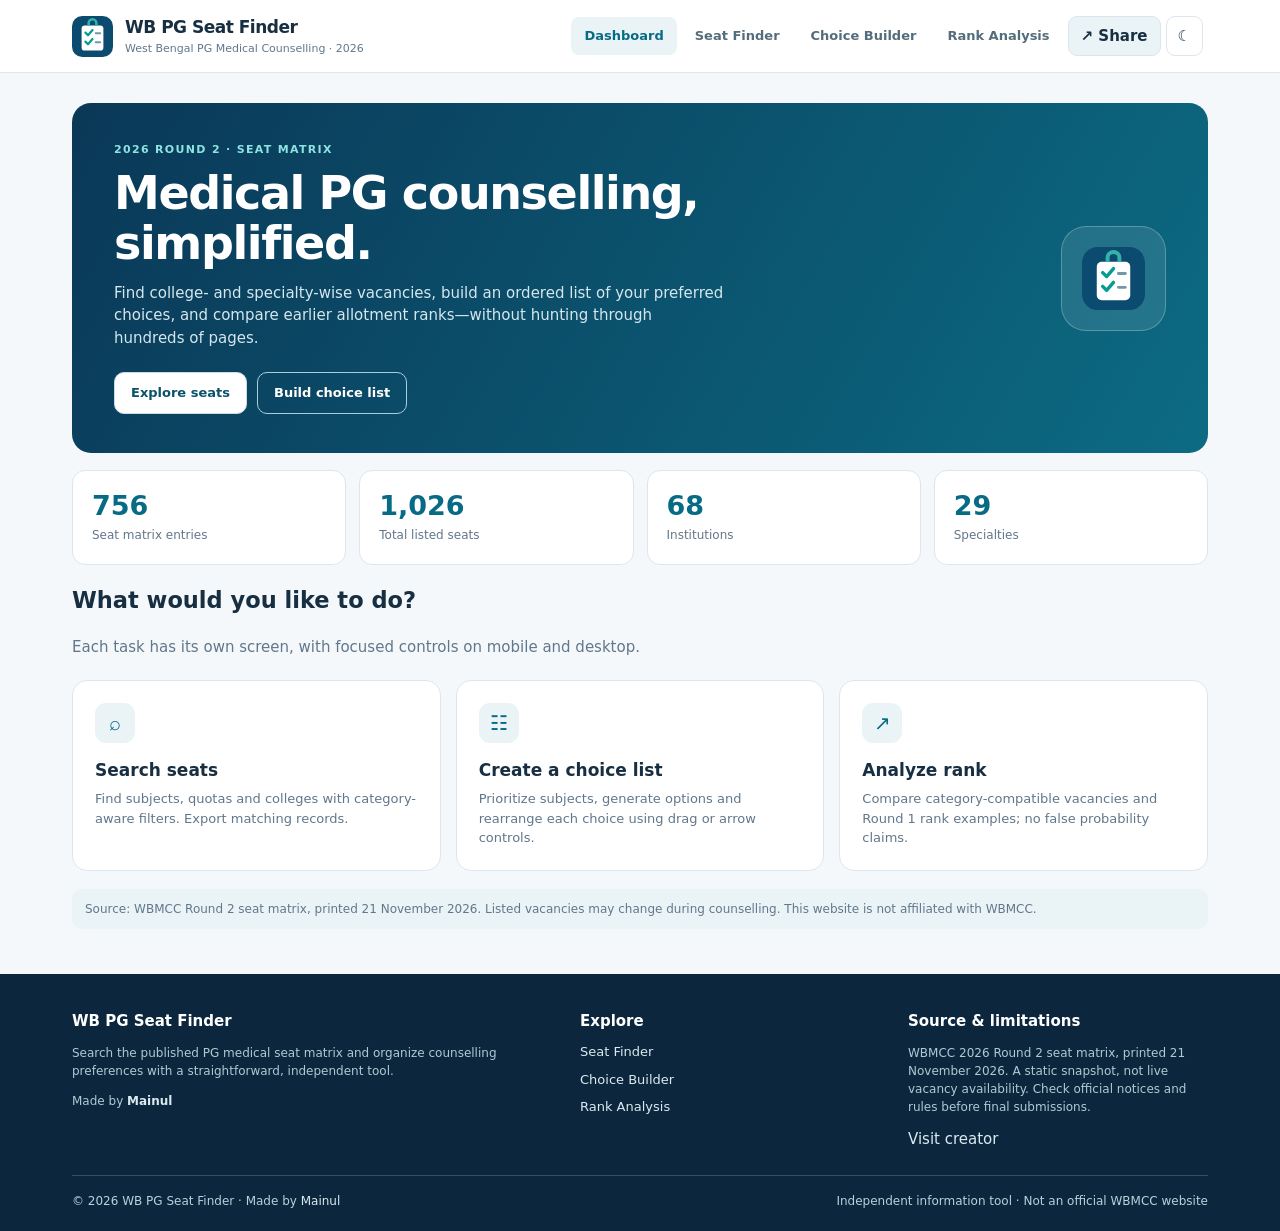
<file: index.html>
<!doctype html><html lang="en"><head><meta charset="utf-8"><meta name="viewport" content="width=device-width,initial-scale=1"><meta name="theme-color" content="#0b526d"><meta name="description" content="Explore West Bengal PG Medical Counselling 2026 Round 2 seats, build ordered specialty choices and review rank evidence."><meta property="og:type" content="website"><meta property="og:site_name" content="WB PG Seat Finder"><meta property="og:title" content="WB PG Seat Finder | 2026 Round 2"><meta property="og:description" content="Explore West Bengal PG Medical Counselling 2026 Round 2 seats, build ordered specialty choices and review rank evidence."><meta property="og:url" content="https://wbpg-seat-finder.pages.dev/"><meta property="og:image" content="https://wbpg-seat-finder.pages.dev/social-share.jpg"><meta property="og:image:secure_url" content="https://wbpg-seat-finder.pages.dev/social-share.jpg"><meta property="og:image:type" content="image/jpeg"><meta property="og:image:width" content="1200"><meta property="og:image:height" content="630"><meta property="og:image:alt" content="WB PG Seat Finder: find seats, build choices, compare ranks"><meta name="twitter:card" content="summary_large_image"><meta name="twitter:title" content="WB PG Seat Finder | 2026 Round 2"><meta name="twitter:description" content="Explore West Bengal PG Medical Counselling 2026 Round 2 seats, build ordered specialty choices and review rank evidence."><meta name="twitter:image" content="https://wbpg-seat-finder.pages.dev/social-share.jpg"><link rel="canonical" href="https://wbpg-seat-finder.pages.dev/"><link rel="icon" type="image/svg+xml" href="logo.svg"><link rel="stylesheet" href="ui.css"><title>Dashboard | WB PG Seat Finder</title></head><body><header class="site-head"><div class="shell head-inner"><a class="brand" href="index.html"><img src="logo.svg" alt="WBPG logo"><span><strong>WB PG Seat Finder</strong><small>West Bengal PG Medical Counselling · 2026</small></span></a><button class="menu-btn" id="menuToggle" aria-expanded="false" aria-controls="siteNav" aria-label="Toggle navigation">☰ Menu</button><nav class="nav" id="siteNav" aria-label="Main navigation"><a href="index.html" class="active">Dashboard</a><a href="seats.html" >Seat Finder</a><a href="choices.html" >Choice Builder</a><a href="rank.html" >Rank Analysis</a><button id="themeToggle" class="menu-btn" style="display:inline-block" aria-label="Toggle theme">☾</button></nav></div></header><main class="shell"><section class="hero"><div><div class="eyebrow">2026 Round 2 · Seat matrix</div><h1>Medical PG counselling,<br>simplified.</h1><p>Find college- and specialty-wise vacancies, build an ordered list of your preferred choices, and compare earlier allotment ranks—without hunting through hundreds of pages.</p><div class="hero-actions"><a class="btn light" href="seats.html">Explore seats</a><a class="btn ghost" href="choices.html">Build choice list</a></div></div><img src="logo.svg" alt="Seat Finder icon"></section><div class="metric-grid"><div class="metric"><strong id="statRows">756</strong><span>Seat matrix entries</span></div><div class="metric"><strong id="statSeats">1,026</strong><span>Total listed seats</span></div><div class="metric"><strong id="statColleges">—</strong><span>Institutions</span></div><div class="metric"><strong id="statSubjects">—</strong><span>Specialties</span></div></div><section class="page-title"><h2>What would you like to do?</h2><p>Each task has its own screen, with focused controls on mobile and desktop.</p></section><div class="feature-grid"><a class="feature" href="seats.html"><div class="ico">⌕</div><strong>Search seats</strong><p>Find subjects, quotas and colleges with category-aware filters. Export matching records.</p></a><a class="feature" href="choices.html"><div class="ico">☷</div><strong>Create a choice list</strong><p>Prioritize subjects, generate options and rearrange each choice using drag or arrow controls.</p></a><a class="feature" href="rank.html"><div class="ico">↗</div><strong>Analyze rank</strong><p>Compare category-compatible vacancies and Round 1 rank examples; no false probability claims.</p></a></div><div class="notice">Source: WBMCC Round 2 seat matrix, printed 21 November 2026. Listed vacancies may change during counselling. This website is not affiliated with WBMCC.</div></main><footer class="site-footer"><div class="shell"><div class="footer-grid"><div><h3>WB PG Seat Finder</h3><p>Search the published PG medical seat matrix and organize counselling preferences with a straightforward, independent tool.</p><p>Made by <a href="https://mainul.pages.dev" target="_blank" rel="noopener"><strong>Mainul</strong></a></p></div><div><h3>Explore</h3><div class="footer-links"><a href="seats.html">Seat Finder</a><a href="choices.html">Choice Builder</a><a href="rank.html">Rank Analysis</a></div></div><div><h3>Source & limitations</h3><p>WBMCC 2026 Round 2 seat matrix, printed 21 November 2026. A static snapshot, not live vacancy availability. Check official notices and rules before final submissions.</p><a href="https://mainul.pages.dev" target="_blank" rel="noopener">Visit creator</a></div></div><div class="footer-credit"><span>© 2026 WB PG Seat Finder · Made by <a href="https://mainul.pages.dev" target="_blank" rel="noopener">Mainul</a></span><span>Independent information tool · Not an official WBMCC website</span></div></div></footer><script src="pdf-export.js"></script><script src="ui.js"></script><script src="data.js"></script><script>document.querySelector("#statRows").textContent=WBPG.format(SEAT_MATRIX_DATA.length);document.querySelector("#statSeats").textContent=WBPG.format(SEAT_MATRIX_DATA.reduce((n,r)=>n+r.seats,0));document.querySelector("#statColleges").textContent=WBPG.format(new Set(SEAT_MATRIX_DATA.map(r=>r.college)).size);document.querySelector("#statSubjects").textContent=WBPG.format(new Set(SEAT_MATRIX_DATA.map(r=>r.subject)).size);</script></body></html>
</file>
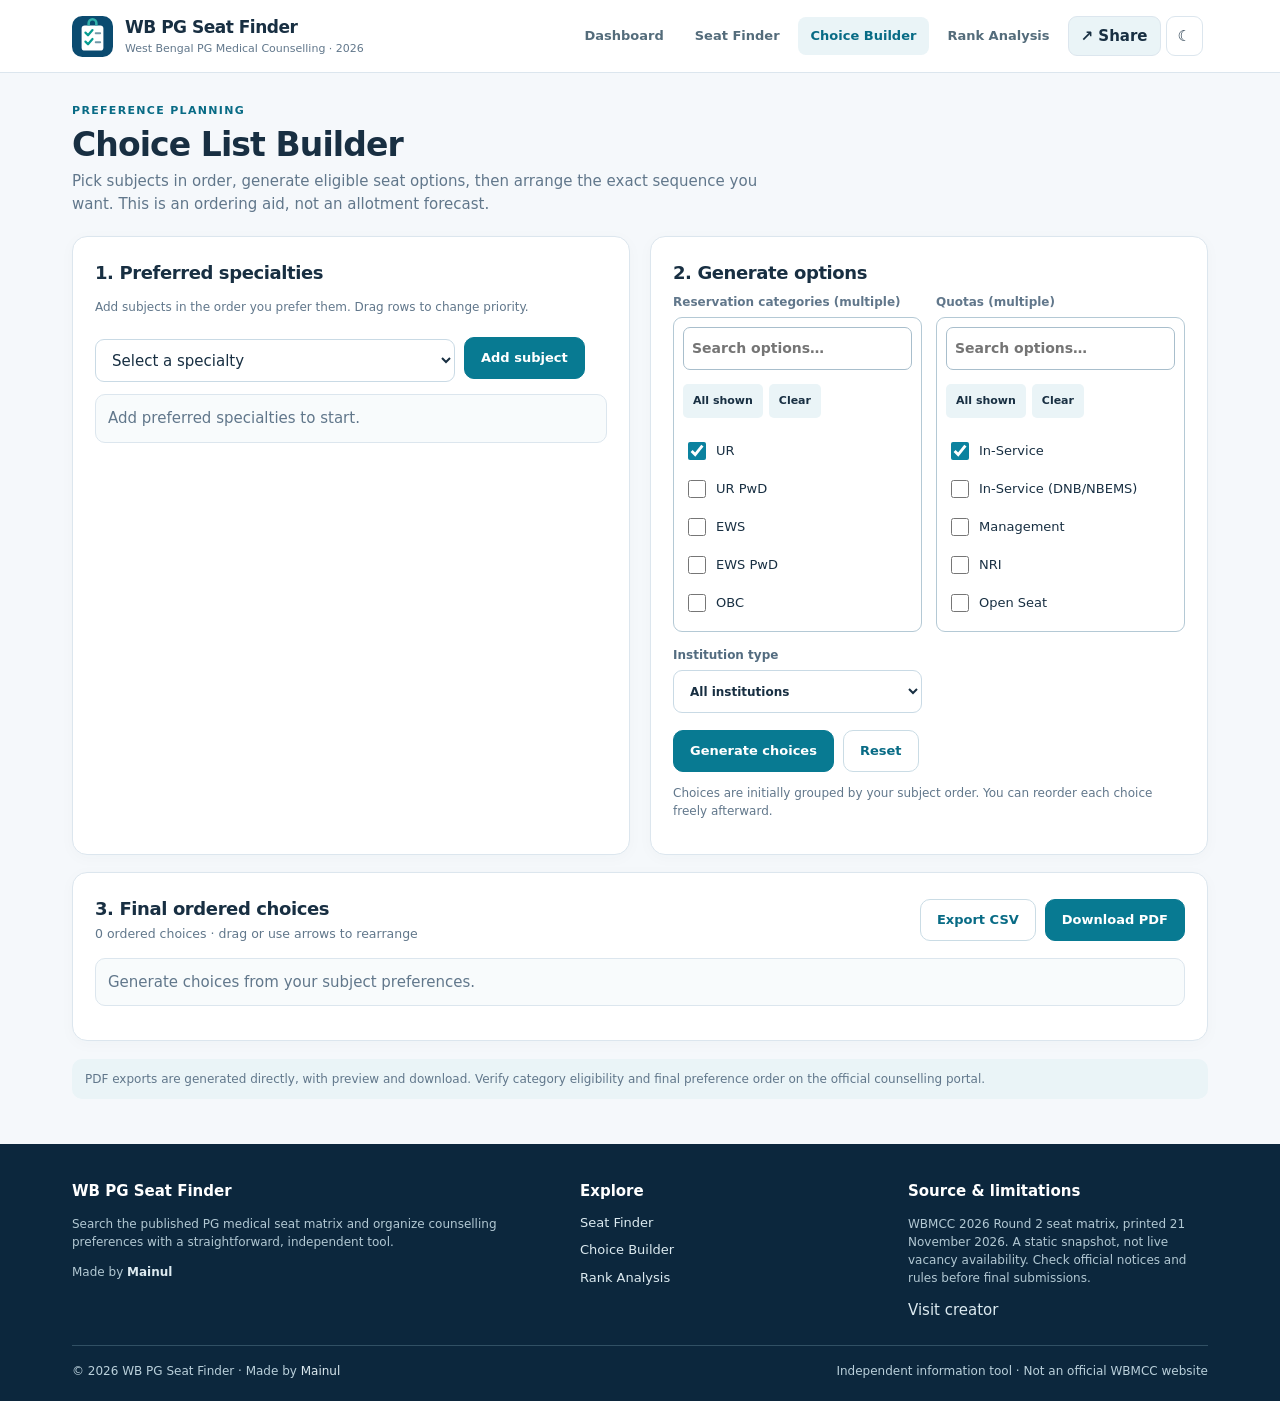
<file: choices.html>
<!doctype html><html lang="en"><head><meta charset="utf-8"><meta name="viewport" content="width=device-width,initial-scale=1"><meta name="theme-color" content="#0b526d"><meta name="description" content="Build, reorder and download a PG medical counselling preference list by specialty, quota and category."><meta property="og:type" content="website"><meta property="og:site_name" content="WB PG Seat Finder"><meta property="og:title" content="Choice Builder | WB PG Seat Finder"><meta property="og:description" content="Build, reorder and download a PG medical counselling preference list by specialty, quota and category."><meta property="og:url" content="https://wbpg-seat-finder.pages.dev/choices.html"><meta property="og:image" content="https://wbpg-seat-finder.pages.dev/social-share.jpg"><meta property="og:image:secure_url" content="https://wbpg-seat-finder.pages.dev/social-share.jpg"><meta property="og:image:type" content="image/jpeg"><meta property="og:image:width" content="1200"><meta property="og:image:height" content="630"><meta property="og:image:alt" content="WB PG Seat Finder: find seats, build choices, compare ranks"><meta name="twitter:card" content="summary_large_image"><meta name="twitter:title" content="Choice Builder | WB PG Seat Finder"><meta name="twitter:description" content="Build, reorder and download a PG medical counselling preference list by specialty, quota and category."><meta name="twitter:image" content="https://wbpg-seat-finder.pages.dev/social-share.jpg"><link rel="canonical" href="https://wbpg-seat-finder.pages.dev/choices.html"><link rel="icon" type="image/svg+xml" href="logo.svg"><link rel="stylesheet" href="ui.css"><title>Choice Builder | WB PG Seat Finder</title></head><body><header class="site-head"><div class="shell head-inner"><a class="brand" href="index.html"><img src="logo.svg" alt="WBPG logo"><span><strong>WB PG Seat Finder</strong><small>West Bengal PG Medical Counselling · 2026</small></span></a><button class="menu-btn" id="menuToggle" aria-expanded="false" aria-controls="siteNav" aria-label="Toggle navigation">☰ Menu</button><nav class="nav" id="siteNav" aria-label="Main navigation"><a href="index.html" >Dashboard</a><a href="seats.html" >Seat Finder</a><a href="choices.html" class="active">Choice Builder</a><a href="rank.html" >Rank Analysis</a><button id="themeToggle" class="menu-btn" style="display:inline-block" aria-label="Toggle theme">☾</button></nav></div></header><main class="shell"><div class="page-title"><div class="eyebrow">Preference planning</div><h1>Choice List Builder</h1><p>Pick subjects in order, generate eligible seat options, then arrange the exact sequence you want. This is an ordering aid, not an allotment forecast.</p></div><div class="split"><section class="card"><h2>1. Preferred specialties</h2><p class="small">Add subjects in the order you prefer them. Drag rows to change priority.</p><div class="toolbar"><select class="pick" id="choiceSubject" style="flex:1;max-width:360px"><option value="">Select a specialty</option></select><button class="btn primary" id="choiceAdd">Add subject</button></div><ol class="list" id="choiceSubjects"></ol></section><section class="card"><h2>2. Generate options</h2><div class="fields two"><div class="field multi-check-field"><span>Reservation categories (multiple)</span><div class="choice-multi" id="choiceCategory" role="group" aria-label="Reservation categories"></div></div><div class="field multi-check-field"><span>Quotas (multiple)</span><div class="choice-multi" id="choiceQuota" role="group" aria-label="Quotas"></div></div><label class="field">Institution type<select id="choiceType"><option value="">All institutions</option><option value="Government">Government</option><option value="Private">Private</option></select></label></div><div class="toolbar"><button id="choiceGenerate" class="btn primary">Generate choices</button><button id="choiceClear" class="btn">Reset</button></div><p class="small">Choices are initially grouped by your subject order. You can reorder each choice freely afterward.</p></section></div><section class="card"><div class="section-header"><div><h2>3. Final ordered choices</h2><small id="choiceNote"></small></div><div class="toolbar" style="margin:0"><button id="choiceCSV" class="btn">Export CSV</button><button id="choicePDF" class="btn primary">Download PDF</button></div></div><ol id="choiceOutput" class="list"></ol></section><div class="notice">PDF exports are generated directly, with preview and download. Verify category eligibility and final preference order on the official counselling portal.</div></main><footer class="site-footer"><div class="shell"><div class="footer-grid"><div><h3>WB PG Seat Finder</h3><p>Search the published PG medical seat matrix and organize counselling preferences with a straightforward, independent tool.</p><p>Made by <a href="https://mainul.pages.dev" target="_blank" rel="noopener"><strong>Mainul</strong></a></p></div><div><h3>Explore</h3><div class="footer-links"><a href="seats.html">Seat Finder</a><a href="choices.html">Choice Builder</a><a href="rank.html">Rank Analysis</a></div></div><div><h3>Source & limitations</h3><p>WBMCC 2026 Round 2 seat matrix, printed 21 November 2026. A static snapshot, not live vacancy availability. Check official notices and rules before final submissions.</p><a href="https://mainul.pages.dev" target="_blank" rel="noopener">Visit creator</a></div></div><div class="footer-credit"><span>© 2026 WB PG Seat Finder · Made by <a href="https://mainul.pages.dev" target="_blank" rel="noopener">Mainul</a></span><span>Independent information tool · Not an official WBMCC website</span></div></div></footer><script src="pdf-export.js"></script><script src="ui.js"></script><script src="data.js"></script><script src="choice-builder.js"></script></body></html>
</file>
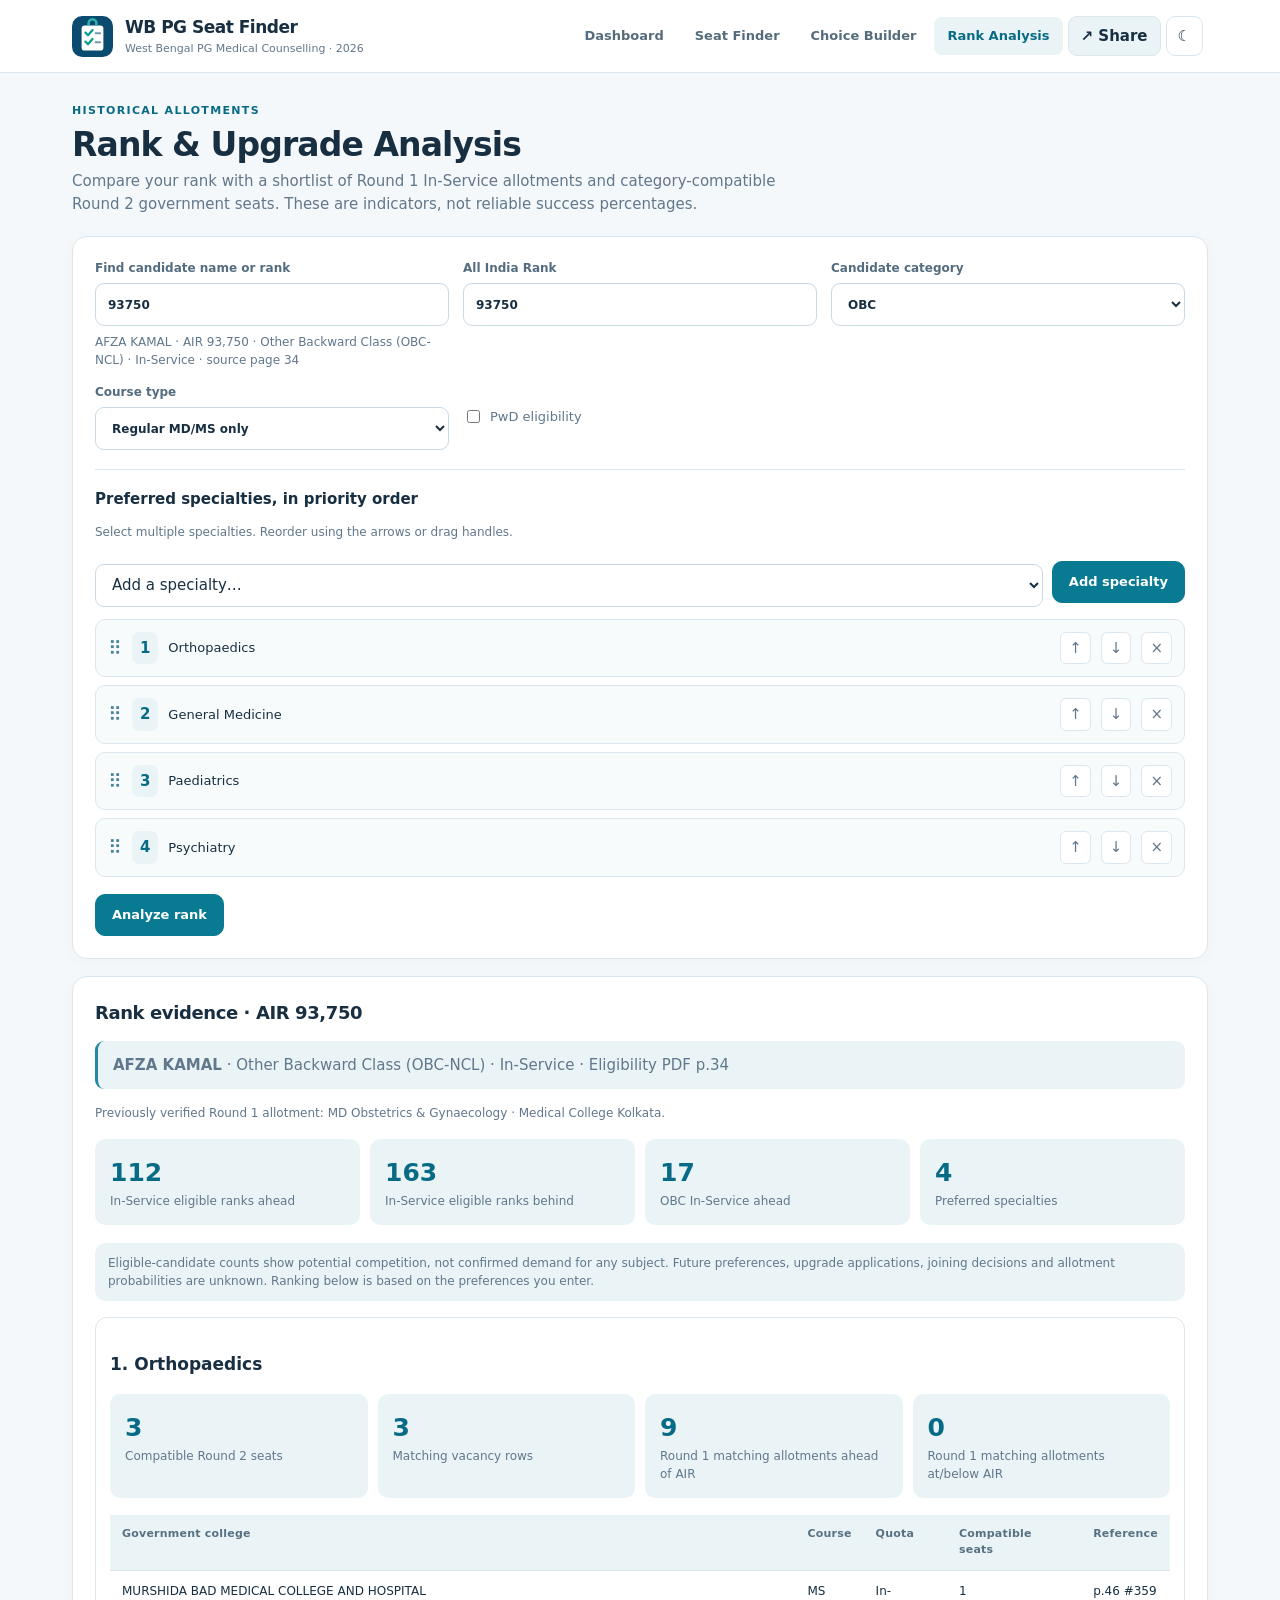
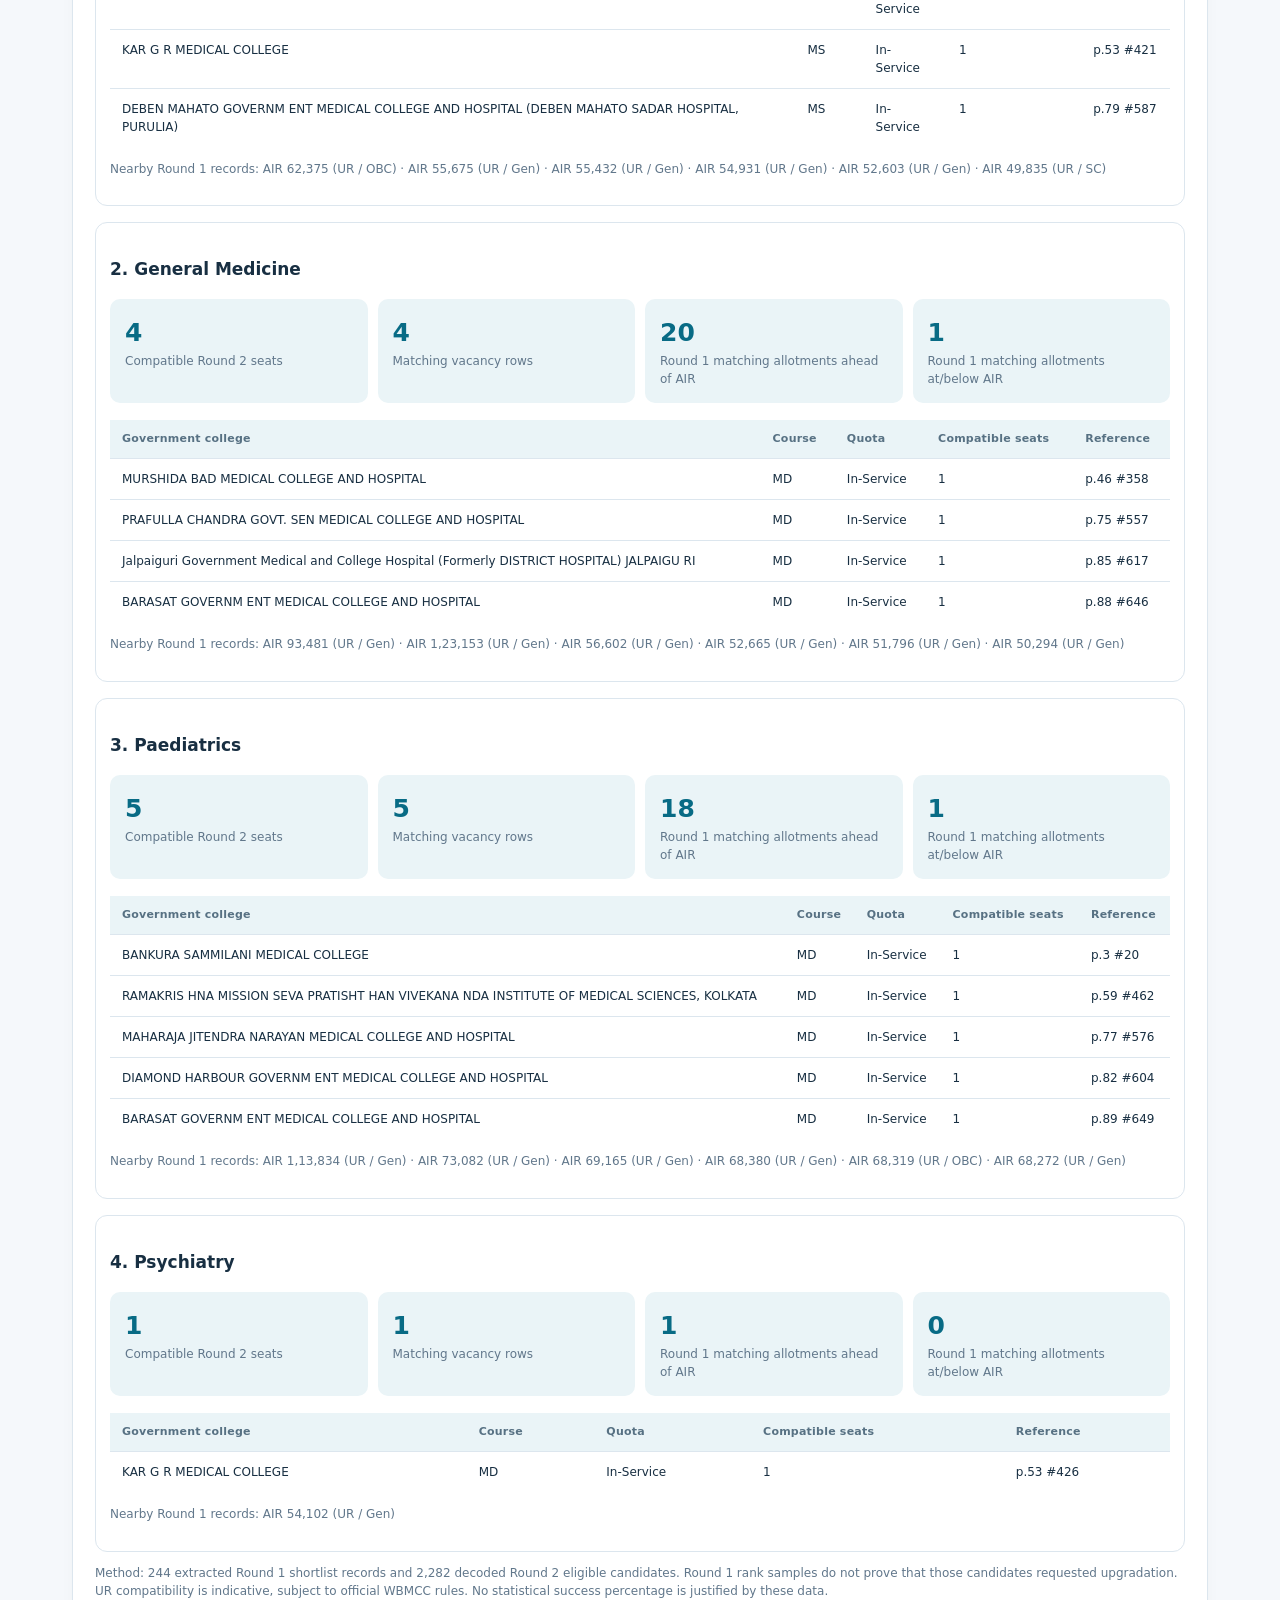
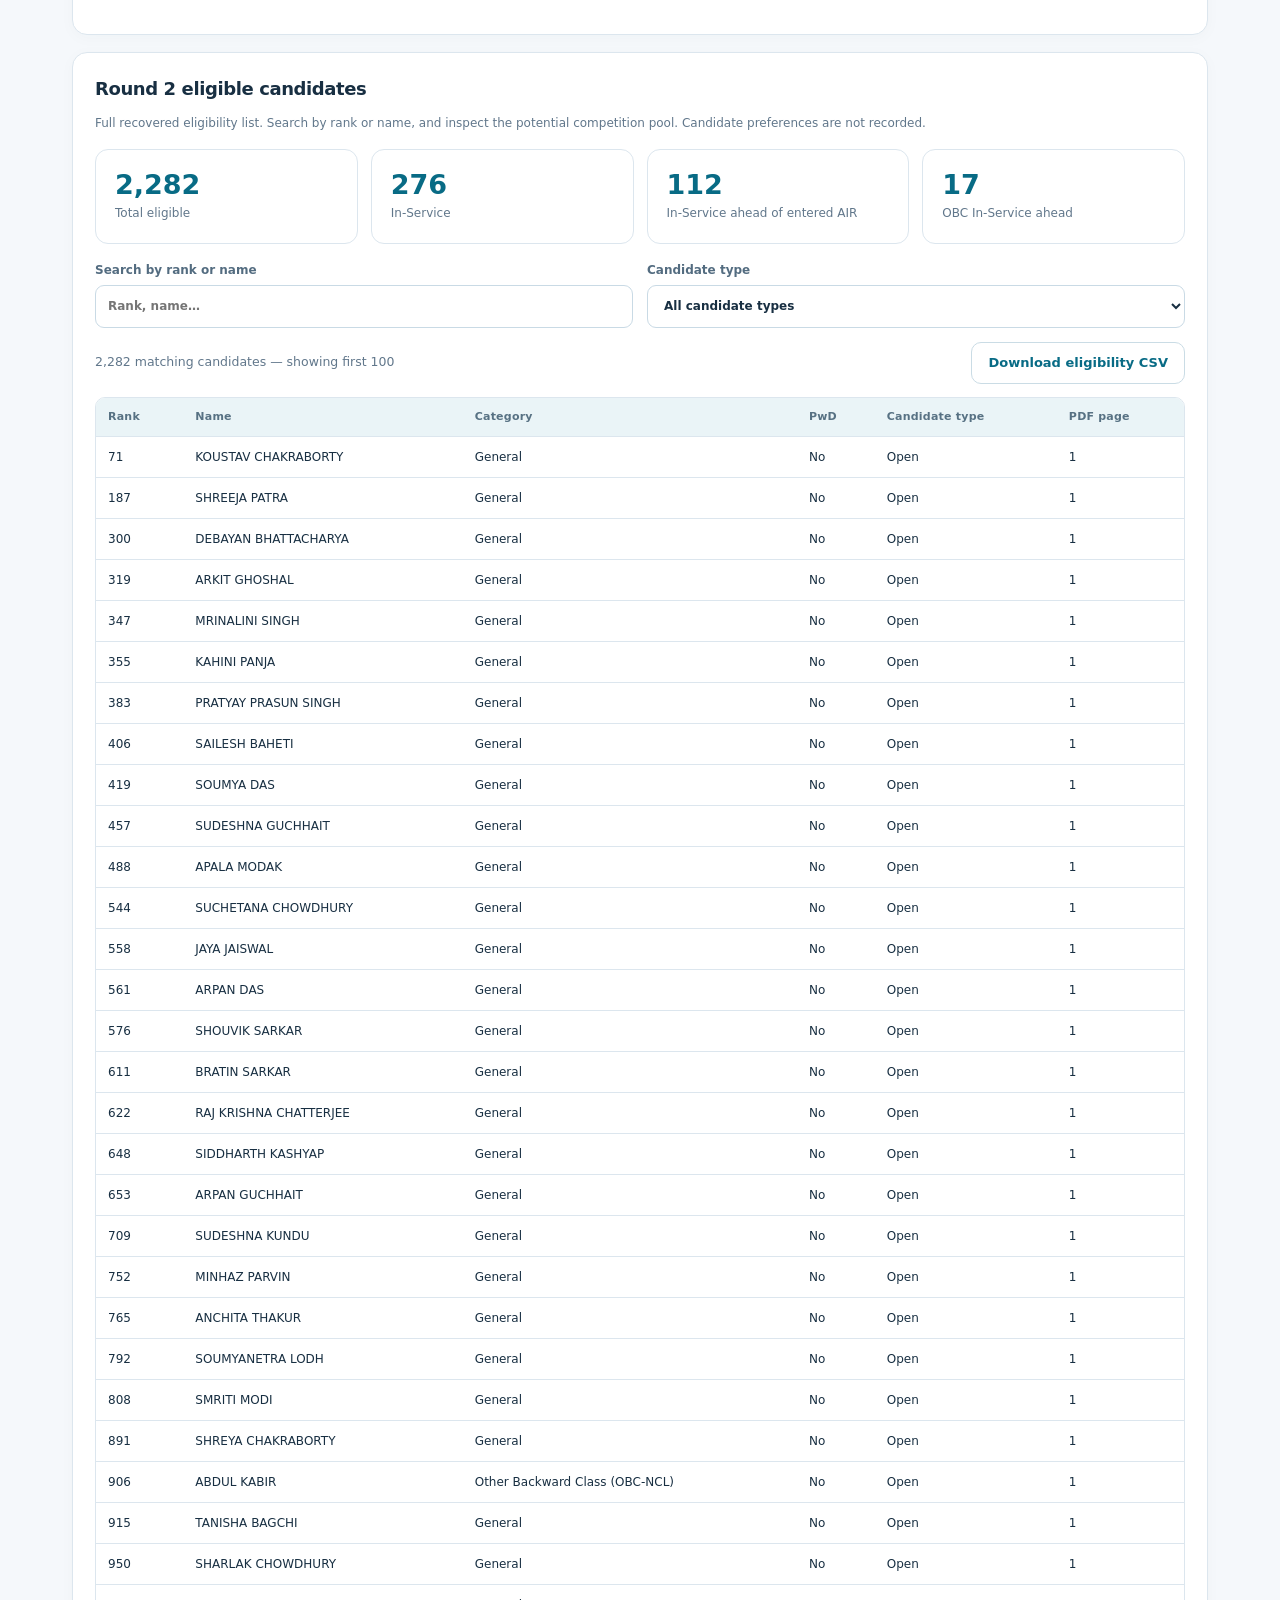
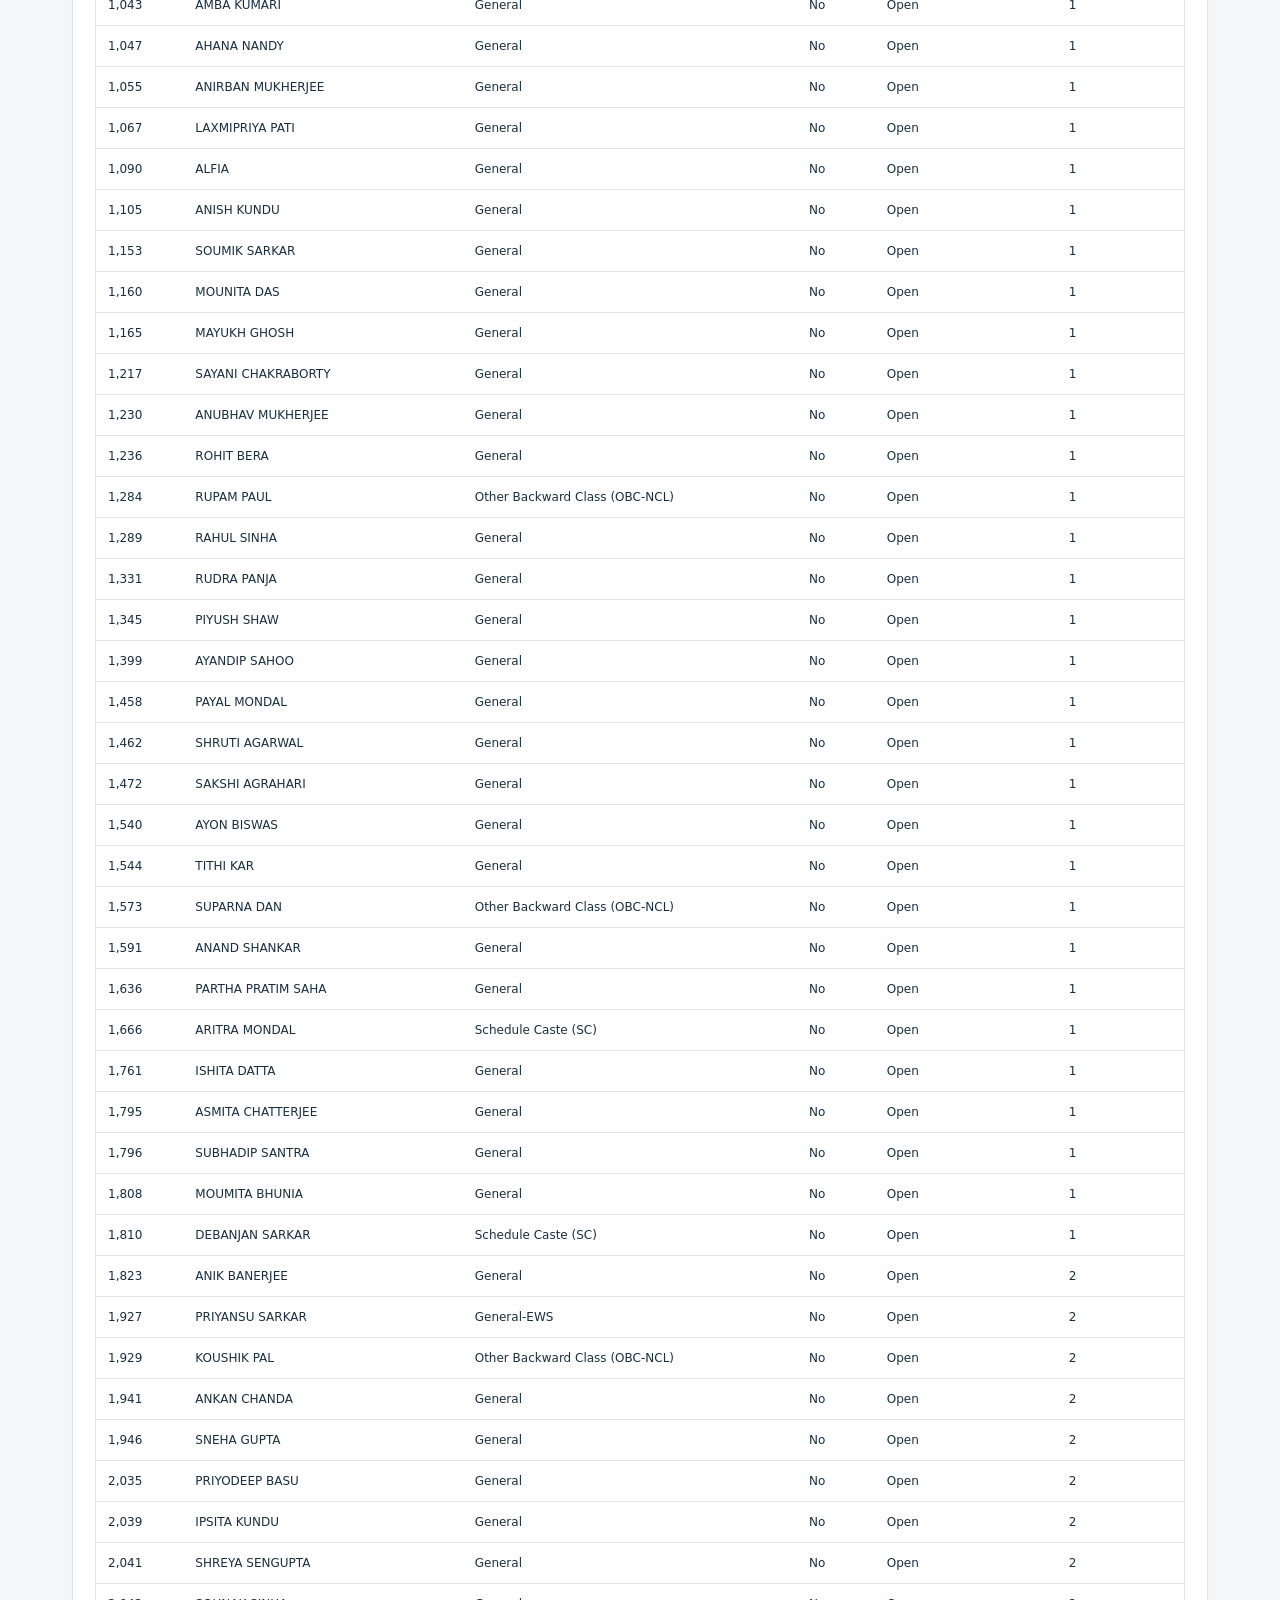
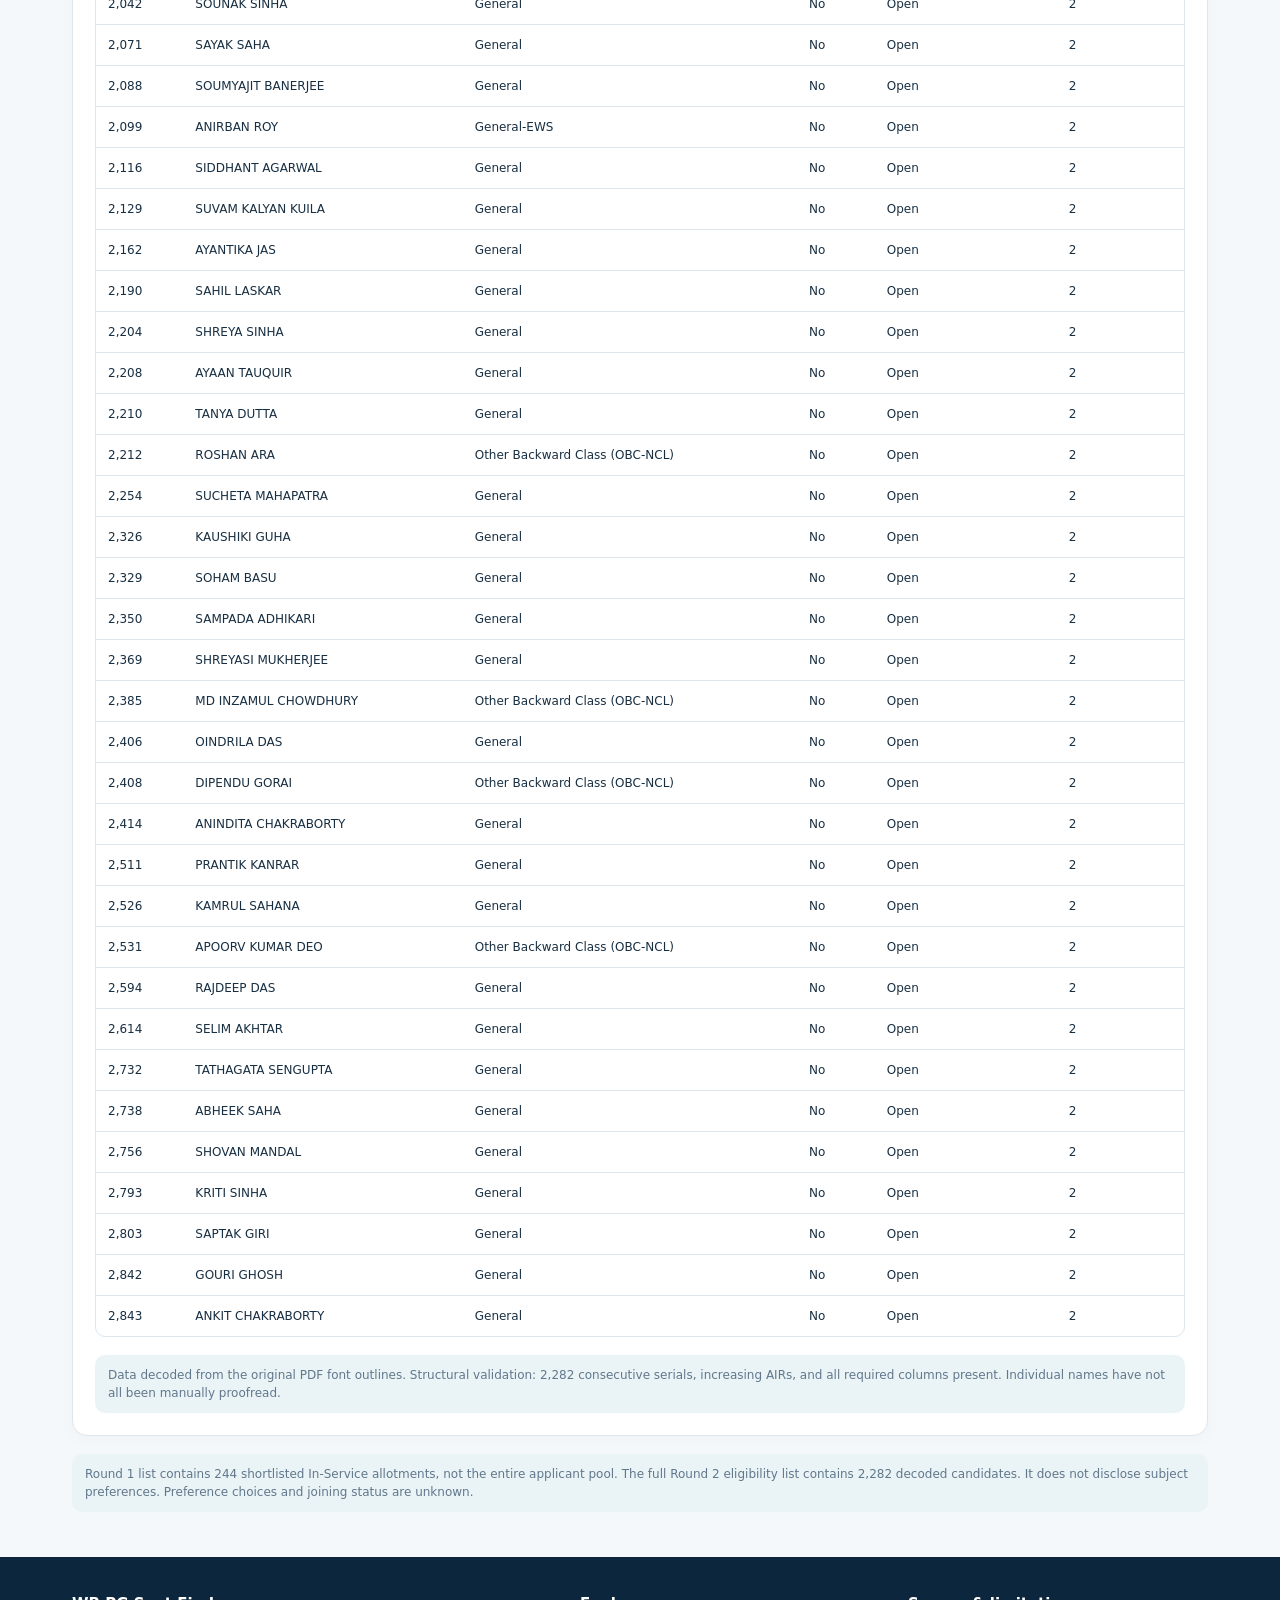
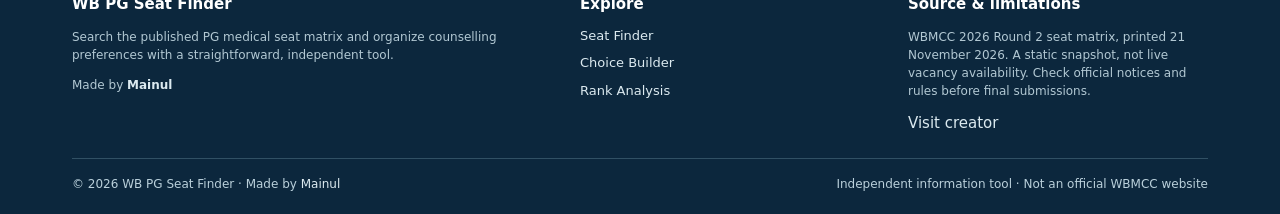
<file: rank.html>
<!doctype html><html lang="en"><head><meta charset="utf-8"><meta name="viewport" content="width=device-width,initial-scale=1"><meta name="theme-color" content="#0b526d"><meta name="description" content="Search Round 2 eligible candidates by name or rank and compare specialty vacancies with historical allotments."><meta property="og:type" content="website"><meta property="og:site_name" content="WB PG Seat Finder"><meta property="og:title" content="Rank & Upgrade Analysis | WB PG Seat Finder"><meta property="og:description" content="Search Round 2 eligible candidates by name or rank and compare specialty vacancies with historical allotments."><meta property="og:url" content="https://wbpg-seat-finder.pages.dev/rank.html"><meta property="og:image" content="https://wbpg-seat-finder.pages.dev/social-share.jpg"><meta property="og:image:secure_url" content="https://wbpg-seat-finder.pages.dev/social-share.jpg"><meta property="og:image:type" content="image/jpeg"><meta property="og:image:width" content="1200"><meta property="og:image:height" content="630"><meta property="og:image:alt" content="WB PG Seat Finder: find seats, build choices, compare ranks"><meta name="twitter:card" content="summary_large_image"><meta name="twitter:title" content="Rank & Upgrade Analysis | WB PG Seat Finder"><meta name="twitter:description" content="Search Round 2 eligible candidates by name or rank and compare specialty vacancies with historical allotments."><meta name="twitter:image" content="https://wbpg-seat-finder.pages.dev/social-share.jpg"><link rel="canonical" href="https://wbpg-seat-finder.pages.dev/rank.html"><link rel="icon" type="image/svg+xml" href="logo.svg"><link rel="stylesheet" href="ui.css"><title>Rank Analysis | WB PG Seat Finder</title></head><body><header class="site-head"><div class="shell head-inner"><a class="brand" href="index.html"><img src="logo.svg" alt="WBPG logo"><span><strong>WB PG Seat Finder</strong><small>West Bengal PG Medical Counselling · 2026</small></span></a><button class="menu-btn" id="menuToggle" aria-expanded="false" aria-controls="siteNav" aria-label="Toggle navigation">☰ Menu</button><nav class="nav" id="siteNav" aria-label="Main navigation"><a href="index.html" >Dashboard</a><a href="seats.html" >Seat Finder</a><a href="choices.html" >Choice Builder</a><a href="rank.html" class="active">Rank Analysis</a><button id="themeToggle" class="menu-btn" style="display:inline-block" aria-label="Toggle theme">☾</button></nav></div></header><main class="shell"><div class="page-title"><div class="eyebrow">Historical allotments</div><h1>Rank & Upgrade Analysis</h1><p>Compare your rank with a shortlist of Round 1 In-Service allotments and category-compatible Round 2 government seats. These are indicators, not reliable success percentages.</p></div><section class="card"><div class="fields"><label class="field">Find candidate name or rank<input type="search" id="candidateSearch" placeholder="Name or AIR…"><small id="candidateSearchStatus" aria-live="polite"></small></label><label class="field">All India Rank<input type="number" id="rankInput" min="1" value="93750"></label><label class="field">Candidate category<select id="rankCategory"><option value="UR">UR / General</option><option value="OBC" selected>OBC</option><option value="EWS">EWS</option><option value="SC">SC</option><option value="ST">ST</option></select></label><label class="field" style="display:none">Preferred subject<select id="rankSubject"><option>Orthopaedics</option><option selected>Paediatrics</option><option>General Medicine</option><option>Dermatology</option><option>Radiodiagnosis</option><option>Obstetrics &amp; Gynaecology</option><option>General Surgery</option><option>Anaesthesiology</option></select></label><label class="field">Course type<select id="rankKind"><option value="regular">Regular MD/MS only</option><option value="all">All types including DNB / diploma</option><option value="dnb">DNB / diploma only</option></select></label><label class="check" style="align-self:center"><input type="checkbox" id="rankPwd"> PwD eligibility</label></div><div class="rank-preferences"><h3>Preferred specialties, in priority order</h3><p class="small">Select multiple specialties. Reorder using the arrows or drag handles.</p><div id="rankSubjectPicker" class="toolbar"></div><ol id="rankPreferredList" class="list"></ol></div><div class="toolbar"><button id="runRank" class="btn primary">Analyze rank</button></div></section><section class="card" id="rankResults"></section><div class="notice">Round 1 list contains 244 shortlisted In-Service allotments, not the entire applicant pool. The full Round 2 eligibility list contains 2,282 decoded candidates. It does not disclose subject preferences. Preference choices and joining status are unknown.</div></main><footer class="site-footer"><div class="shell"><div class="footer-grid"><div><h3>WB PG Seat Finder</h3><p>Search the published PG medical seat matrix and organize counselling preferences with a straightforward, independent tool.</p><p>Made by <a href="https://mainul.pages.dev" target="_blank" rel="noopener"><strong>Mainul</strong></a></p></div><div><h3>Explore</h3><div class="footer-links"><a href="seats.html">Seat Finder</a><a href="choices.html">Choice Builder</a><a href="rank.html">Rank Analysis</a></div></div><div><h3>Source & limitations</h3><p>WBMCC 2026 Round 2 seat matrix, printed 21 November 2026. A static snapshot, not live vacancy availability. Check official notices and rules before final submissions.</p><a href="https://mainul.pages.dev" target="_blank" rel="noopener">Visit creator</a></div></div><div class="footer-credit"><span>© 2026 WB PG Seat Finder · Made by <a href="https://mainul.pages.dev" target="_blank" rel="noopener">Mainul</a></span><span>Independent information tool · Not an official WBMCC website</span></div></div></footer><script src="pdf-export.js"></script><script src="ui.js"></script><script src="data.js"></script><script src="round1-data.js"></script><script src="round2-eligibility.js"></script><script src="rank-analysis.js"></script><script src="eligibility-explorer.js"></script></body></html>
</file>
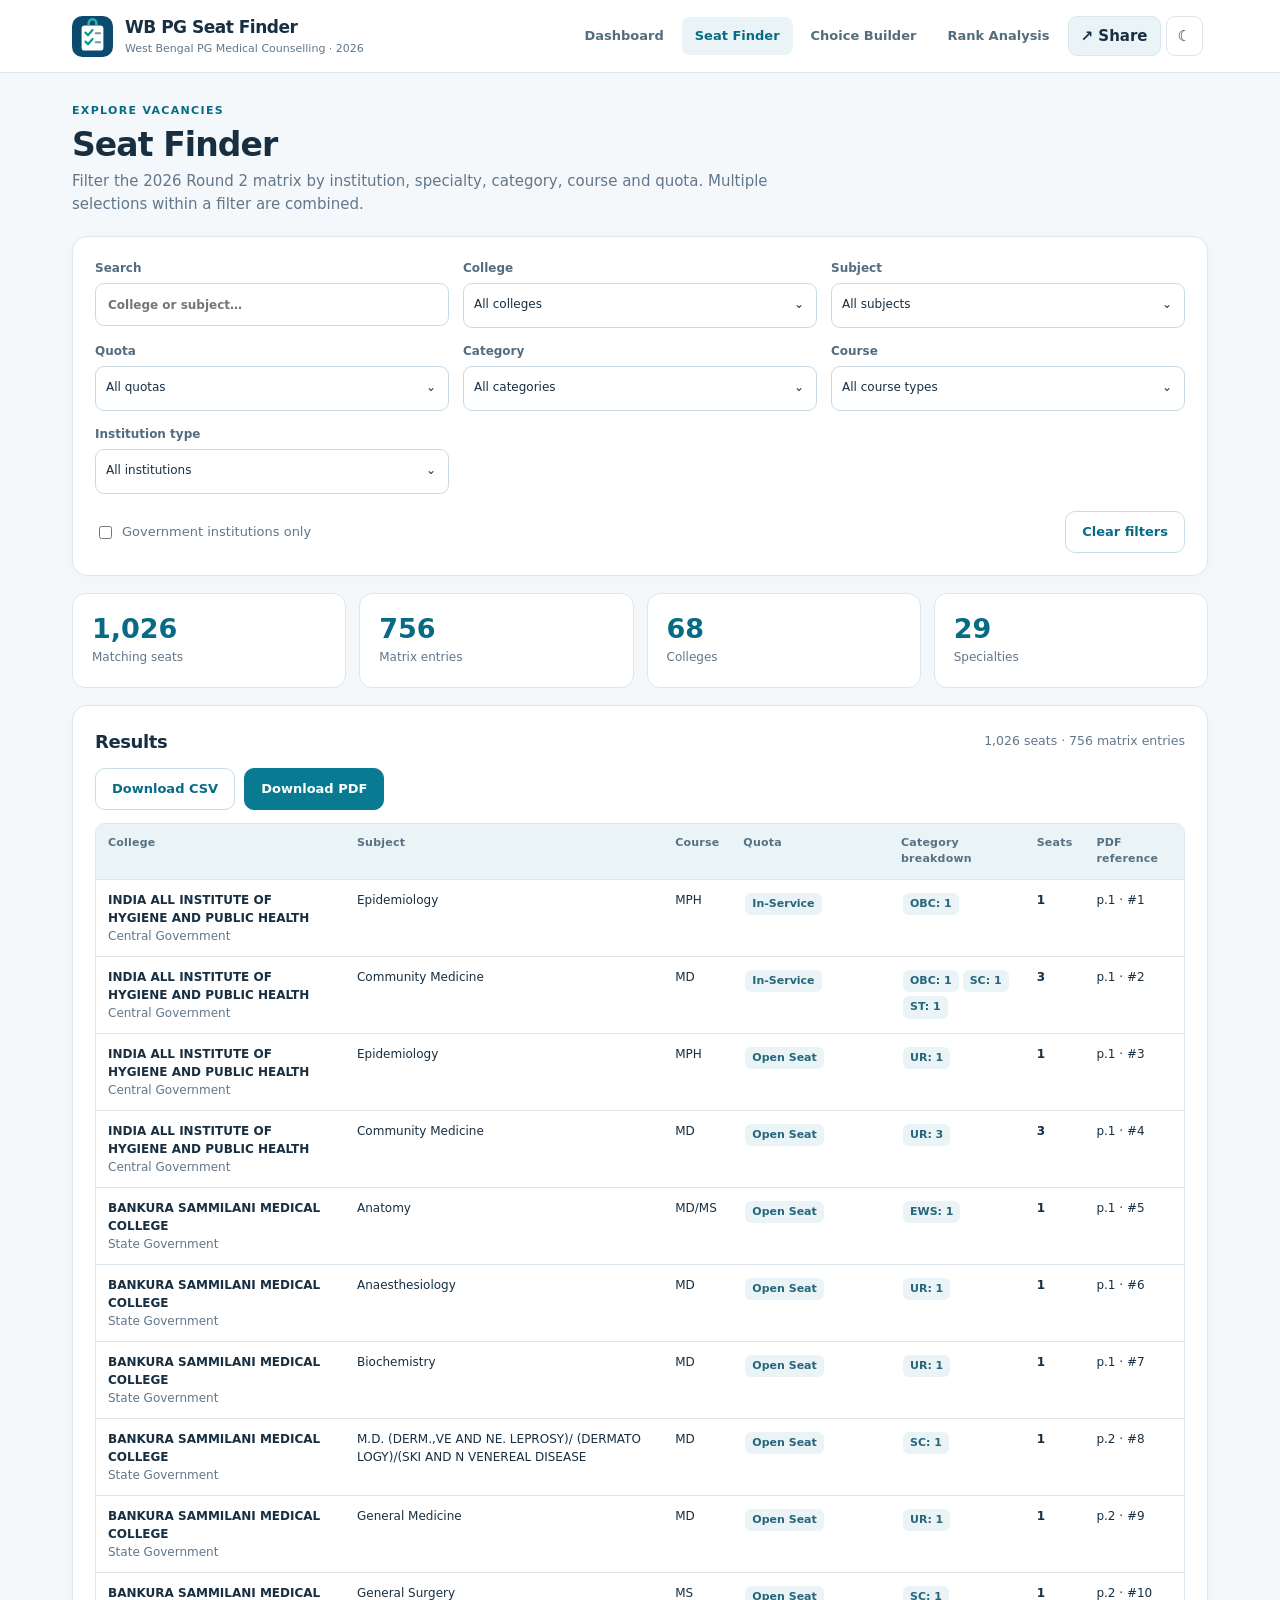
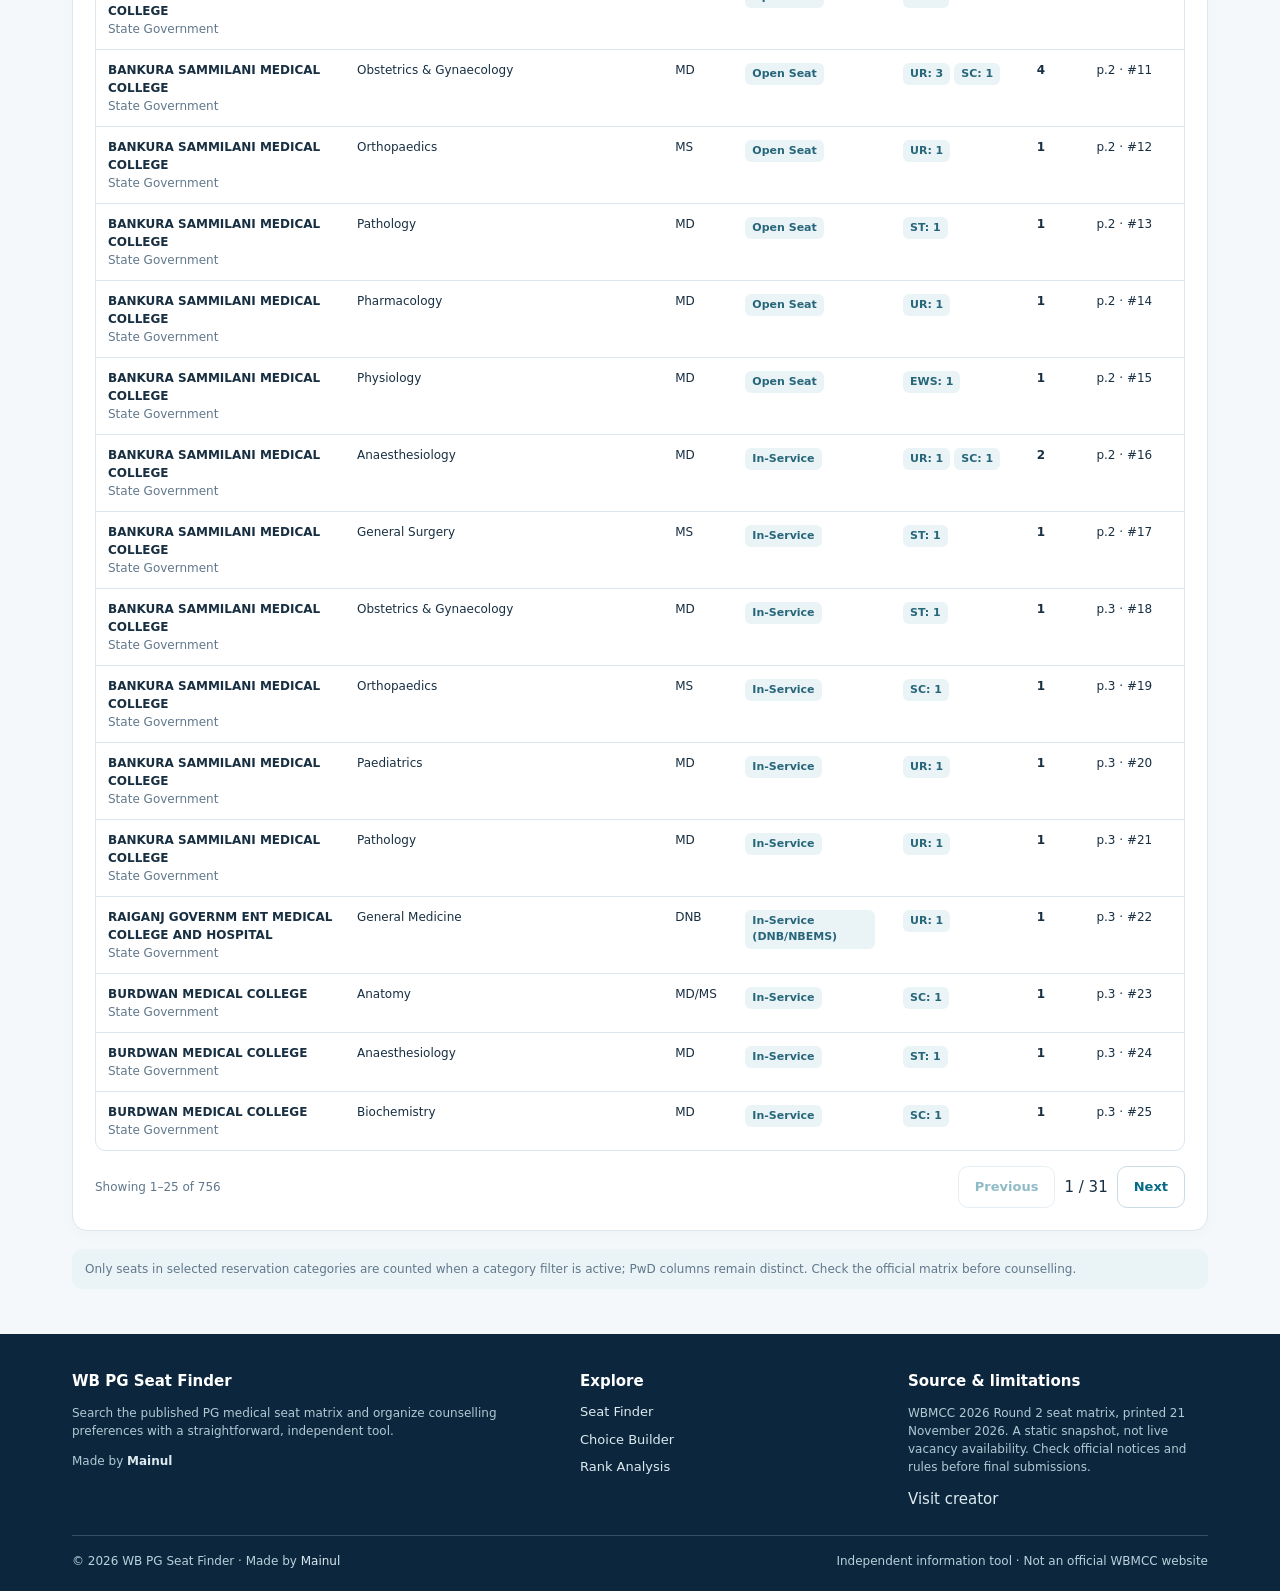
<file: seats.html>
<!doctype html><html lang="en"><head><meta charset="utf-8"><meta name="viewport" content="width=device-width,initial-scale=1"><meta name="theme-color" content="#0b526d"><meta name="description" content="Search West Bengal PG Round 2 seat matrix by institution, specialty, category, course and quota, then download filtered results."><meta property="og:type" content="website"><meta property="og:site_name" content="WB PG Seat Finder"><meta property="og:title" content="Seat Finder | WB PG Seat Finder"><meta property="og:description" content="Search West Bengal PG Round 2 seat matrix by institution, specialty, category, course and quota, then download filtered results."><meta property="og:url" content="https://wbpg-seat-finder.pages.dev/seats.html"><meta property="og:image" content="https://wbpg-seat-finder.pages.dev/social-share.jpg"><meta property="og:image:secure_url" content="https://wbpg-seat-finder.pages.dev/social-share.jpg"><meta property="og:image:type" content="image/jpeg"><meta property="og:image:width" content="1200"><meta property="og:image:height" content="630"><meta property="og:image:alt" content="WB PG Seat Finder: find seats, build choices, compare ranks"><meta name="twitter:card" content="summary_large_image"><meta name="twitter:title" content="Seat Finder | WB PG Seat Finder"><meta name="twitter:description" content="Search West Bengal PG Round 2 seat matrix by institution, specialty, category, course and quota, then download filtered results."><meta name="twitter:image" content="https://wbpg-seat-finder.pages.dev/social-share.jpg"><link rel="canonical" href="https://wbpg-seat-finder.pages.dev/seats.html"><link rel="icon" type="image/svg+xml" href="logo.svg"><link rel="stylesheet" href="ui.css"><title>Seat Finder | WB PG Seat Finder</title></head><body><header class="site-head"><div class="shell head-inner"><a class="brand" href="index.html"><img src="logo.svg" alt="WBPG logo"><span><strong>WB PG Seat Finder</strong><small>West Bengal PG Medical Counselling · 2026</small></span></a><button class="menu-btn" id="menuToggle" aria-expanded="false" aria-controls="siteNav" aria-label="Toggle navigation">☰ Menu</button><nav class="nav" id="siteNav" aria-label="Main navigation"><a href="index.html" >Dashboard</a><a href="seats.html" class="active">Seat Finder</a><a href="choices.html" >Choice Builder</a><a href="rank.html" >Rank Analysis</a><button id="themeToggle" class="menu-btn" style="display:inline-block" aria-label="Toggle theme">☾</button></nav></div></header><main class="shell"><div class="page-title"><div class="eyebrow">Explore vacancies</div><h1>Seat Finder</h1><p>Filter the 2026 Round 2 matrix by institution, specialty, category, course and quota. Multiple selections within a filter are combined.</p></div><section class="card"><div class="fields"><label class="field">Search<input id="search" type="search" placeholder="College or subject…"></label><label class="field">College<details class="multi" id="college"><summary>All colleges</summary></details></label><label class="field">Subject<details class="multi" id="subject"><summary>All subjects</summary></details></label><label class="field">Quota<details class="multi" id="quota"><summary>All quotas</summary></details></label><label class="field">Category<details class="multi" id="category"><summary>All categories</summary></details></label><label class="field">Course<details class="multi" id="degree"><summary>All course types</summary></details></label><label class="field">Institution type<details class="multi" id="type"><summary>All institution types</summary></details></label></div><div class="toolbar space"><label class="check"><input type="checkbox" id="govOnly"> Government institutions only</label><button class="btn" id="reset">Clear filters</button></div></section><div class="metric-grid"><div class="metric"><strong id="seatTotal">—</strong><span>Matching seats</span></div><div class="metric"><strong id="entryTotal">—</strong><span>Matrix entries</span></div><div class="metric"><strong id="collegeTotal">—</strong><span>Colleges</span></div><div class="metric"><strong id="subjectTotal">—</strong><span>Specialties</span></div></div><section class="card"><div class="section-header"><h2>Results</h2><small id="resultCaption"></small></div><div class="toolbar" style="margin:0 0 13px"><button id="exportCsv" class="btn">Download CSV</button><button id="exportPdf" class="btn primary">Download PDF</button></div><div class="table-wrap"><table><thead><tr><th>College</th><th>Subject</th><th>Course</th><th>Quota</th><th>Category breakdown</th><th>Seats</th><th>PDF reference</th></tr></thead><tbody id="results"></tbody></table></div><div class="pagination"><span id="showing" class="small"></span><div class="toolbar" style="margin:0"><button class="btn" id="prev">Previous</button><span id="pageLabel"></span><button class="btn" id="next">Next</button></div></div></section><div class="notice">Only seats in selected reservation categories are counted when a category filter is active; PwD columns remain distinct. Check the official matrix before counselling.</div></main><footer class="site-footer"><div class="shell"><div class="footer-grid"><div><h3>WB PG Seat Finder</h3><p>Search the published PG medical seat matrix and organize counselling preferences with a straightforward, independent tool.</p><p>Made by <a href="https://mainul.pages.dev" target="_blank" rel="noopener"><strong>Mainul</strong></a></p></div><div><h3>Explore</h3><div class="footer-links"><a href="seats.html">Seat Finder</a><a href="choices.html">Choice Builder</a><a href="rank.html">Rank Analysis</a></div></div><div><h3>Source & limitations</h3><p>WBMCC 2026 Round 2 seat matrix, printed 21 November 2026. A static snapshot, not live vacancy availability. Check official notices and rules before final submissions.</p><a href="https://mainul.pages.dev" target="_blank" rel="noopener">Visit creator</a></div></div><div class="footer-credit"><span>© 2026 WB PG Seat Finder · Made by <a href="https://mainul.pages.dev" target="_blank" rel="noopener">Mainul</a></span><span>Independent information tool · Not an official WBMCC website</span></div></div></footer><script src="pdf-export.js"></script><script src="ui.js"></script><script src="data.js"></script><script src="seats.js"></script></body></html>
</file>
<file: ui.css>
:root{font:15px/1.5 Inter,system-ui,-apple-system,Segoe UI,sans-serif;color:#182f42;background:#f5f8fb;--white:#fff;--line:#dce6ee;--muted:#61778b;--accent:#086b85;--ink:#182f42;--soft:#eaf4f7}*{box-sizing:border-box}html{scroll-behavior:smooth}body{margin:0}button,input,select{font:inherit}a{color:inherit}button{cursor:pointer}.shell{max-width:1180px;margin:auto;padding:0 22px}.site-head{background:#fff;border-bottom:1px solid var(--line);position:sticky;top:0;z-index:40}.head-inner{display:flex;align-items:center;justify-content:space-between;gap:24px;min-height:72px}.brand{display:flex;align-items:center;gap:12px;text-decoration:none;min-width:0}.brand img{width:41px;height:41px}.brand strong{font-size:17px;display:block;letter-spacing:-.5px}.brand small{color:var(--muted);font-size:11px;display:block}.nav{display:flex;align-items:center;gap:5px}.nav a{text-decoration:none;padding:9px 13px;border-radius:8px;color:#546c7b;font-size:13px;font-weight:650;white-space:nowrap}.nav a.active,.nav a:hover{background:var(--soft);color:var(--accent)}.menu-btn{display:none;border:1px solid var(--line);border-radius:9px;background:var(--white);padding:8px 11px;color:var(--ink)}main{min-height:70vh;padding-top:30px!important;padding-bottom:45px!important}.eyebrow{color:var(--accent);text-transform:uppercase;font-weight:800;letter-spacing:.12em;font-size:11px}.hero{background:linear-gradient(120deg,#0a3857,#0c6b83);border-radius:19px;padding:39px 42px;color:#fff;display:grid;grid-template-columns:1fr auto;gap:24px;align-items:center}.hero h1{font-size:clamp(30px,4vw,46px);line-height:1.1;letter-spacing:-1.4px;margin:9px 0 13px}.hero p{color:#d5e7ee;max-width:610px;margin:0}.hero img{width:105px;background:#ffffff1a;border:1px solid #ffffff40;padding:20px;border-radius:25px}.hero .eyebrow{color:#8ee3e3}.hero-actions{display:flex;gap:10px;flex-wrap:wrap;margin-top:23px}.btn{display:inline-flex;align-items:center;justify-content:center;gap:8px;border:1px solid #cadce5;border-radius:10px;padding:10px 16px;font-weight:700;font-size:13px;background:#fff;color:var(--accent);text-decoration:none;min-height:42px}.btn.primary{background:#087a92;color:#fff;border-color:#087a92}.btn.light{background:#fff;color:#0b526b}.btn.ghost{background:transparent;color:#fff;border-color:#a9cfdc}.btn:disabled{opacity:.45;cursor:not-allowed}.page-title{margin-bottom:21px}.page-title h1{font-size:clamp(25px,3vw,33px);margin:5px 0;line-height:1.2;letter-spacing:-.9px}.page-title p{color:var(--muted);margin:6px 0 0;max-width:720px}.card{background:var(--white);border:1px solid var(--line);border-radius:15px;padding:22px;box-shadow:0 3px 16px #173f5807;margin-bottom:17px}.card h2{font-size:18px;margin:0 0 7px;letter-spacing:-.4px}.card h3{font-size:15px;margin:18px 0 12px}.card p{color:var(--muted)}.split{display:grid;grid-template-columns:1fr 1fr;gap:20px}.fields{display:grid;grid-template-columns:repeat(3,minmax(0,1fr));gap:14px}.fields.two{grid-template-columns:repeat(2,minmax(0,1fr))}label.field{display:block;min-width:0;font-size:12px;font-weight:700;color:#536c80}label.field input,label.field select,.pick{display:block;width:100%;min-width:0;margin-top:6px;padding:10px 12px;background:var(--white);border:1px solid #c9dae5;border-radius:9px;color:var(--ink);height:43px}label.field input:focus,label.field select:focus{outline:2px solid #76b9ca;outline-offset:1px}.toolbar{display:flex;gap:9px;flex-wrap:wrap;align-items:center;margin:17px 0 0}.toolbar.space{justify-content:space-between}.check{display:inline-flex;gap:7px;align-items:center;font-size:13px;color:var(--muted)}.check input{accent-color:var(--accent)}.metric-grid{display:grid;grid-template-columns:repeat(4,minmax(0,1fr));gap:13px;margin:17px 0}.metric{background:var(--white);padding:19px;border:1px solid var(--line);border-radius:13px}.metric strong{font-size:27px;display:block;line-height:1.2;color:var(--accent)}.metric span{font-size:12px;color:var(--muted)}.section-header{display:flex;align-items:center;justify-content:space-between;gap:15px;flex-wrap:wrap;margin-bottom:13px}.section-header h2{margin:0}.section-header small{color:var(--muted)}.table-wrap{overflow-x:auto;border-radius:10px;border:1px solid var(--line)}table{border-collapse:collapse;width:100%;min-width:780px;font-size:12px}td,th{padding:11px 12px;border-bottom:1px solid var(--line);vertical-align:top;text-align:left}th{background:var(--soft);font-size:11px;color:#577183;letter-spacing:.02em}tbody tr:last-child td{border-bottom:0}td strong{color:var(--ink)}.small{font-size:12px;color:var(--muted)}.muted{color:var(--muted)}.chip{display:inline-flex;border-radius:6px;padding:3px 7px;background:var(--soft);color:#27667a;font-size:11px;font-weight:650;margin:2px}.empty{padding:25px;color:var(--muted);text-align:center;background:#f9fcfd;border:1px dashed var(--line);border-radius:10px}.pagination{display:flex;align-items:center;justify-content:space-between;gap:12px;margin-top:15px;flex-wrap:wrap}.feature-grid{display:grid;grid-template-columns:repeat(3,1fr);gap:15px;margin-top:18px}.feature{text-decoration:none;padding:22px;background:var(--white);border:1px solid var(--line);border-radius:15px;transition:transform .2s,border-color .2s}.feature:hover{border-color:#70b4c5;transform:translateY(-2px)}.feature .ico{width:40px;height:40px;border-radius:11px;background:var(--soft);display:grid;place-items:center;color:var(--accent);font-size:20px;margin-bottom:15px}.feature strong{display:block;font-size:17px;margin-bottom:6px}.feature p{font-size:13px;margin:0;color:var(--muted)}.list{list-style:none;margin:12px 0;padding:0;display:flex;flex-direction:column;gap:8px}.list li{display:flex;align-items:center;gap:10px;background:#f8fbfc;border:1px solid var(--line);border-radius:10px;padding:12px}.list .grip{font-size:19px;color:#478399;cursor:grab;user-select:none}.list .grow{flex:1;min-width:0;overflow-wrap:anywhere}.list .grow small{display:block;color:var(--muted);font-size:11px}.list .ordinal{background:var(--soft);border-radius:7px;padding:5px 8px;color:var(--accent);font-weight:800}.list li.dragging{opacity:.55}.list li.over{outline:2px dashed #279eb1}.list li button{border:1px solid var(--line);background:var(--white);border-radius:6px;padding:4px 8px;color:var(--muted)}.notice{font-size:12px;color:var(--muted);background:var(--soft);padding:11px 13px;border-radius:10px;margin-top:18px}.site-footer{background:#0c273d;color:#dceaf0;padding:36px 0 21px}.footer-grid{display:grid;grid-template-columns:1.6fr 1fr 1fr;gap:28px}.site-footer a{color:#dceaf0;text-decoration:none}.site-footer a:hover{text-decoration:underline}.site-footer h3{color:#fff;font-size:15px;margin:0 0 10px}.site-footer p{color:#b2c8d3;font-size:12px}.footer-links{display:flex;flex-direction:column;gap:8px;font-size:13px}.footer-credit{border-top:1px solid #315064;padding-top:16px;margin-top:24px;display:flex;justify-content:space-between;gap:15px;font-size:12px;color:#bad0db;flex-wrap:wrap}.export-head{display:flex;gap:11px;align-items:center}.export-head img{width:46px}.multi{border:1px solid #c9dae5;border-radius:9px;position:relative;background:var(--white);margin-top:6px}.multi summary{list-style:none;cursor:pointer;padding:11px 28px 11px 10px;overflow:hidden;text-overflow:ellipsis;white-space:nowrap;font-weight:500;color:var(--ink);height:43px}.multi summary::-webkit-details-marker{display:none}.multi summary:after{content:'⌄';position:absolute;right:12px}.multi-panel{position:absolute;left:-1px;right:-1px;top:100%;z-index:10;background:var(--white);border:1px solid #c9dae5;border-radius:9px;box-shadow:0 10px 25px #173f5830;padding:9px;min-width:210px}.multi-search{width:100%;padding:8px;border:1px solid var(--line);border-radius:7px}.multi-list{max-height:220px;overflow-y:auto}.multi-item{display:flex;gap:7px;align-items:flex-start;font-size:12px;padding:6px 2px;font-weight:400;cursor:pointer}.multi-item input{accent-color:var(--accent);margin-top:2px}.multi-actions{display:flex;gap:6px;margin:8px 0}.multi-actions button{font-size:11px;background:var(--soft);border:0;border-radius:5px;padding:5px 9px}body.dark{--white:#152637;--line:#304759;--muted:#a1b7c7;--accent:#78cce0;--ink:#e4eff5;--soft:#223c4d;background:#0d1825;color:#e4eff5}body.dark .site-head{background:#152637}body.dark .card,body.dark .metric,body.dark .feature,body.dark .multi,body.dark .multi-panel{background:var(--white)}body.dark .list li,body.dark .empty{background:#1c3041}body.dark .btn:not(.primary){background:#1b3548;color:#a9dfed}body.dark .menu-btn{background:#1b3548;color:#fff}body.dark .nav a{color:#bad0db}@media(max-width:820px){.head-inner{flex-wrap:wrap;gap:5px;min-height:66px}.menu-btn{display:block}.nav{display:none;flex-direction:column;align-items:stretch;order:3;width:100%;padding-bottom:12px}.nav.open{display:flex}.nav a{padding:11px 13px}.hero{padding:28px}.hero img{width:80px}.fields{grid-template-columns:repeat(2,minmax(0,1fr))}.feature-grid{grid-template-columns:1fr 1fr}.split{grid-template-columns:1fr}.metric-grid{grid-template-columns:repeat(2,1fr)}.footer-grid{grid-template-columns:1fr 1fr}}@media(max-width:520px){.shell{padding:0 14px}.brand strong{font-size:15px}.brand small{font-size:10px}.hero{display:block;padding:24px}.hero img{display:none}.fields,.fields.two,.feature-grid,.footer-grid{grid-template-columns:1fr}.card{padding:15px}.metric{padding:14px}.metric strong{font-size:23px}.pagination{align-items:flex-start}.toolbar .btn{flex:1}.multi-panel{position:relative;box-shadow:none;border:0;min-width:0}.list li{gap:6px;padding:9px}.list .grow strong{font-size:13px}}
/* Rank comparison results and narrow-screen choice rows */
.rank-note{padding:13px 15px;background:var(--soft);border-left:3px solid #238aa2;border-radius:9px}.rank-metrics{display:grid;grid-template-columns:repeat(4,minmax(0,1fr));gap:10px;margin:17px 0}.rank-metrics>div{padding:15px;background:var(--soft);border-radius:10px}.rank-metrics strong{display:block;font-size:25px;color:var(--accent)}.rank-metrics span{display:block;color:var(--muted);font-size:12px}.rank-table{min-width:680px}.scroll{overflow-x:auto}.rank-table td{font-size:12px}#rankResults h3{margin-top:20px}.list li .grow{font-size:13px}.list li .grow strong{font-size:13px}.list li .grow small{font-size:11px}@media(max-width:640px){.rank-metrics{grid-template-columns:repeat(2,minmax(0,1fr))}.list li{flex-wrap:wrap}.list li .grow{flex-basis:calc(100% - 105px)}.list li button{min-height:31px}.site-head{position:relative}}


/* Multipage mobile usability and readable dark/light controls */
.multi[open]{z-index:90}.multi-panel{display:flex;flex-direction:column;max-height:min(420px,65dvh);overflow:hidden}
.multi-search{flex:0 0 auto;min-height:43px;background:var(--white);color:var(--ink);border-color:#a8becc;font-size:14px}
.multi-list{min-height:0;overflow:auto;max-height:265px;overscroll-behavior:contain}
.multi-item{display:flex!important;align-items:center!important;flex-direction:row!important;justify-content:flex-start!important;gap:11px!important;padding:10px 6px!important;min-height:43px!important;font-size:13px!important;color:var(--ink)!important;line-height:1.45}
.multi-item[hidden],.choice-check[hidden]{display:none!important}
.multi-item input[type=checkbox],.choice-check input[type=checkbox]{appearance:auto!important;-webkit-appearance:checkbox!important;width:18px!important;height:18px!important;min-width:18px!important;flex:0 0 18px!important;margin:0!important;accent-color:#0b829f}
.multi-item span,.choice-check span{flex:1;min-width:0;overflow-wrap:break-word;word-break:normal;line-height:1.5;text-align:left}
.multi-actions{flex:0 0 auto}.multi-actions button{color:var(--ink);background:var(--soft);padding:7px 10px;min-height:34px;font-weight:700}
body.dark .multi-item,body.dark .choice-check{color:#e6f3fc!important}
body.dark input::placeholder{color:#b8cbd9;opacity:1}
body.dark .chip{color:#d5edf9;background:#2e5164}
body.dark .nav a.active{color:#b5eff7}
body.dark .site-footer{color:#e4f4f9}
body.dark .multi-search,body.dark select,body.dark input[type=search],body.dark input[type=number]{color:#eaf7ff;background:#20384b;border-color:#638199}
body.dark .multi-actions button{color:#eaf5fc;background:#2d4a60}
body.dark .notice{color:#c7dfec}
body.dark th{color:#d2e7f1}
body.dark .list li button{color:#e2f4fb}
.choice-multi{border:1px solid #b4c9d5;border-radius:9px;background:var(--white);padding:9px;display:flex;flex-direction:column;gap:6px;margin-top:6px}
.multi-check-field{font-size:12px;font-weight:700;color:var(--muted)}
.choice-check-list{max-height:190px;overflow:auto;overscroll-behavior:contain}
.choice-check{display:flex;align-items:center;gap:10px;padding:8px 5px;font-size:13px;font-weight:500;color:var(--ink);min-height:38px;cursor:pointer}
.rank-preferences{margin-top:19px;border-top:1px solid var(--line);padding-top:18px}.rank-preferences h3{margin:0 0 4px}.rank-preferences .pick{width:min(100%,340px);flex:1}
.rank-evidence{padding:14px;border:1px solid var(--line);border-radius:12px;margin-top:16px;background:var(--white)}.rank-evidence h3{font-size:17px;margin:0 0 10px}.rank-evidence .small{line-height:1.7}
#candidateSearchStatus{display:block;font-size:12px;color:var(--muted);font-weight:500;margin-top:7px}
.pdf-dialog{width:min(95vw,1100px);height:min(90dvh,850px);max-width:none;max-height:none;border:1px solid #c3d9e5;border-radius:15px;padding:0;background:#fff;color:#17394e}
.pdf-dialog::backdrop{background:#071727c9}.pdf-head{padding:12px 16px;display:flex;gap:12px;align-items:center;justify-content:space-between;border-bottom:1px solid #d5e5ec}.pdf-head>div{display:flex;gap:9px;align-items:center}.pdf-head button{padding:9px;border:1px solid #bacfdb;border-radius:8px;background:#fff;color:#194d61;font-weight:700}
.pdf-download{background:#077e98;color:#fff;text-decoration:none;padding:10px 12px;border-radius:8px;font-weight:800}
.pdf-dialog iframe{width:100%;height:calc(100% - 67px);border:0;background:white}
@media(max-width:820px){.site-head{position:relative}.multi-panel{position:relative;left:0;right:0;top:auto;max-height:330px;min-width:0;border:none;box-shadow:none}.multi-list{max-height:205px}.multi[open] summary{border-bottom:1px solid var(--line)}}
@media(max-width:520px){.toolbar .btn{min-width:0;flex:1 1 125px;min-height:44px;white-space:normal;text-align:center}.section-header .toolbar{width:100%;display:grid;grid-template-columns:repeat(2,minmax(0,1fr))}.section-header .toolbar .btn{width:100%;padding:10px 6px}.rank-preferences .toolbar .btn{flex:0 0 auto}.pdf-dialog{width:100vw;height:95dvh;margin:auto auto 0;border-radius:12px 12px 0 0}.pdf-head{flex-wrap:wrap}.pdf-dialog iframe{height:calc(100% - 116px)}}


/* Share control in responsive navigation */
.share-site-btn{font-weight:700;min-height:40px;padding:8px 12px;border:1px solid var(--line);border-radius:9px;background:var(--soft);color:var(--ink);white-space:nowrap;cursor:pointer}
.share-site-btn:hover,.share-site-btn:focus-visible{border-color:var(--accent);outline-offset:2px}
.share-site-status{font-size:12px;color:var(--accent);max-width:180px}
body.dark .share-site-btn{background:#254456;color:#eefaff;border-color:#52758a}
@media(max-width:820px){.share-site-btn{width:100%}.share-site-status{max-width:100%;text-align:center}}
</file>
